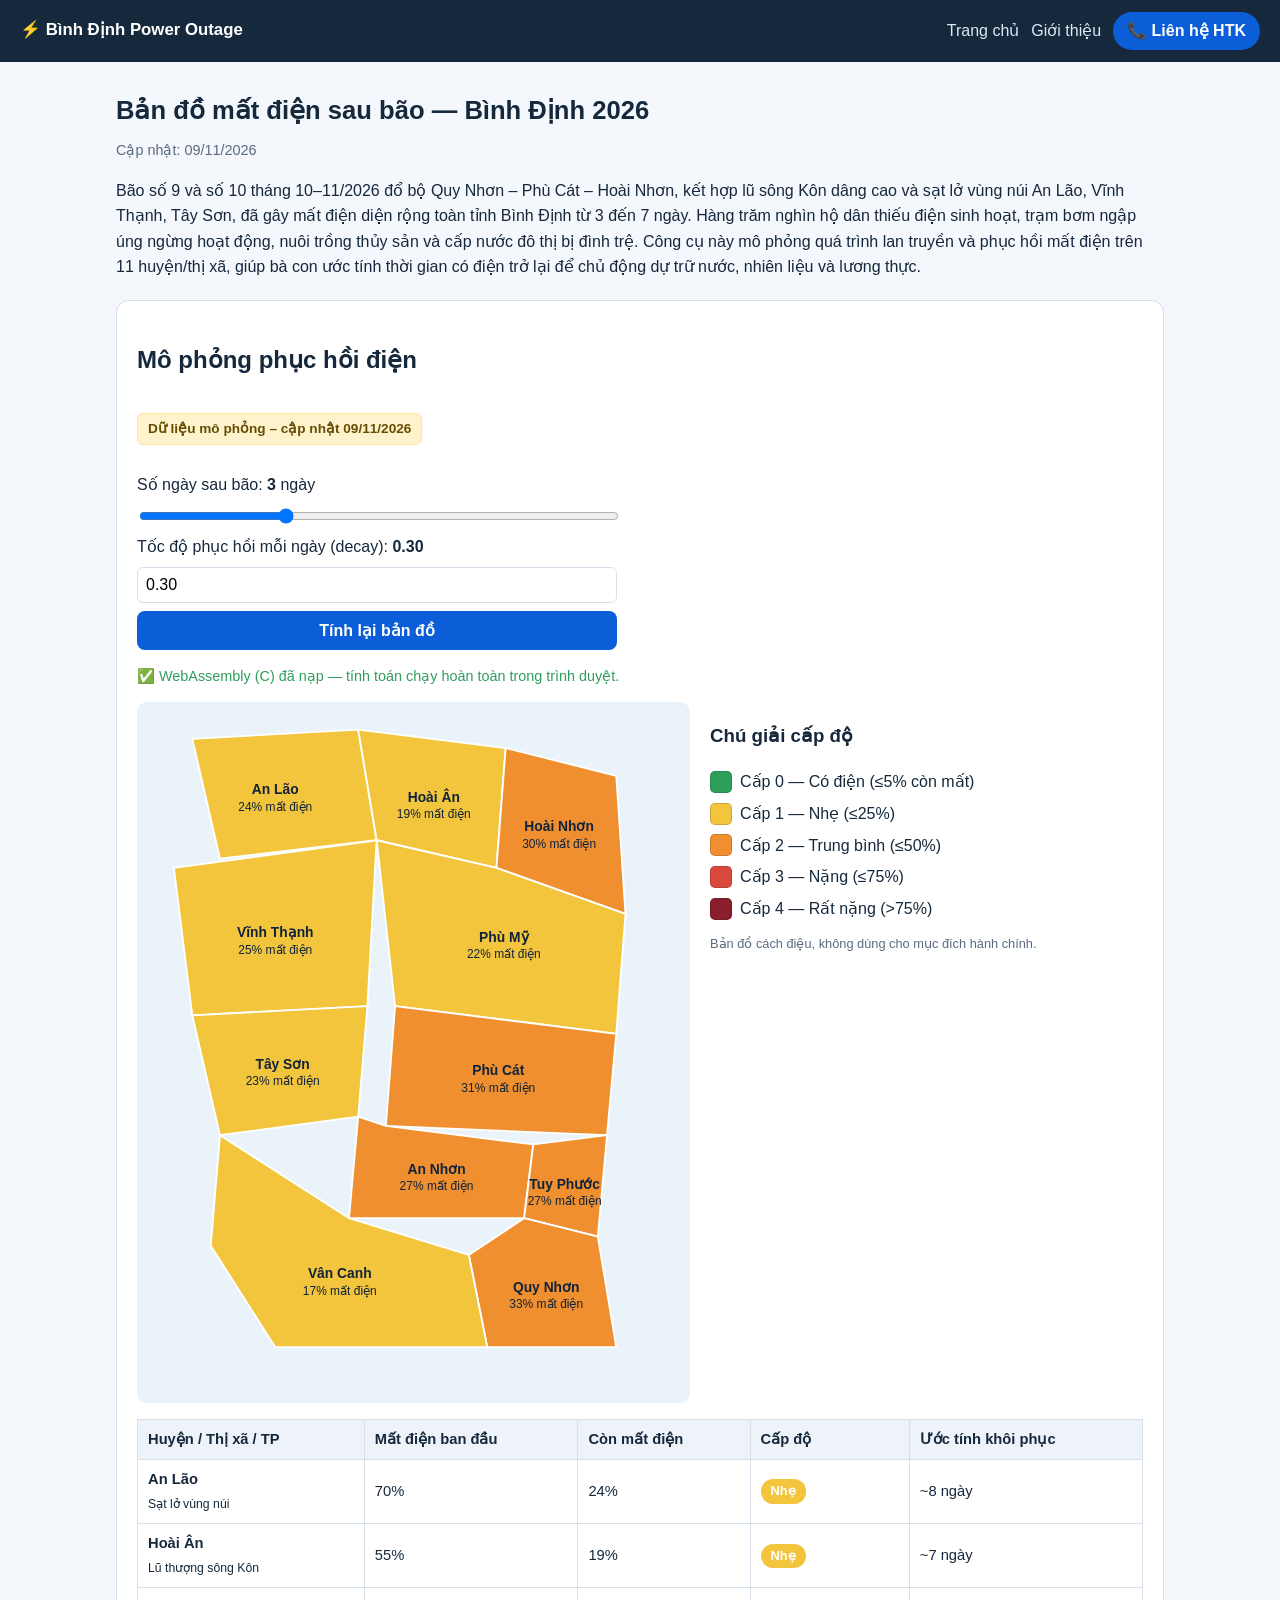
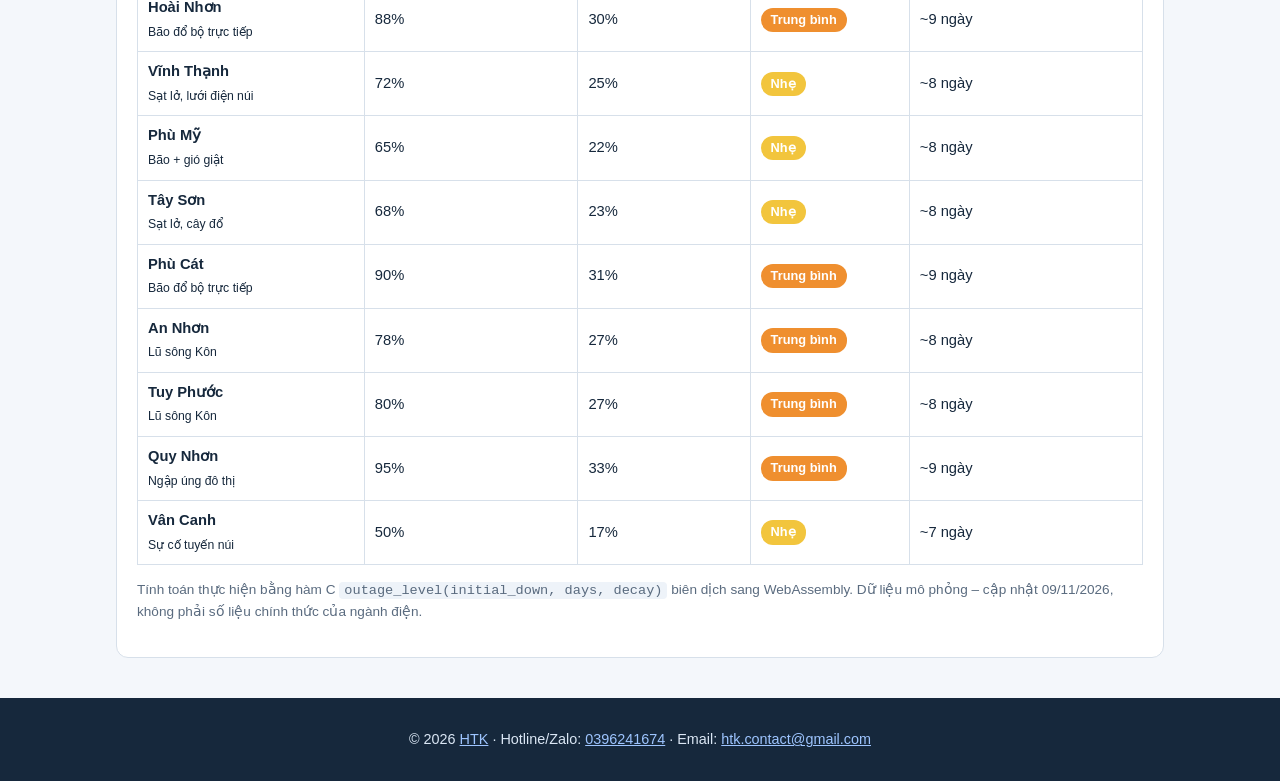
<file: public/index.html>
<!DOCTYPE html>
<html lang="vi">
<head>
  <meta charset="UTF-8">
  <meta name="viewport" content="width=device-width, initial-scale=1.0">
  <meta name="author" content="HTK">
  <meta name="last-updated" content="2026-11-09">
  <meta name="description" content="Bản đồ mất điện sau bão 2026 tại Bình Định — mô phỏng lan truyền mất điện 11 huyện/thị xã bằng C WebAssembly. HTK 0396241674.">
  <title>Bản đồ mất điện Bình Định 2026 · HTK</title>
  <link rel="stylesheet" href="style.css">
</head>
<body>
  <header class="navbar">
    <a class="brand" href="/">⚡ Bình Định Power Outage</a>
    <nav>
      <a href="/">Trang chủ</a>
      <a href="/about">Giới thiệu</a>
      <a class="btn-hotline" href="tel:0396241674">📞 Liên hệ HTK</a>
    </nav>
  </header>

  <main>
    <section class="hero">
      <h1>Bản đồ mất điện sau bão — Bình Định 2026</h1>
      <p class="updated">Cập nhật: 09/11/2026</p>
      <p>
        Bão số 9 và số 10 tháng 10–11/2026 đổ bộ Quy Nhơn – Phù Cát – Hoài Nhơn,
        kết hợp lũ sông Kôn dâng cao và sạt lở vùng núi An Lão, Vĩnh Thạnh, Tây Sơn,
        đã gây mất điện diện rộng toàn tỉnh Bình Định từ 3 đến 7 ngày.
        Hàng trăm nghìn hộ dân thiếu điện sinh hoạt, trạm bơm ngập úng ngừng hoạt động,
        nuôi trồng thủy sản và cấp nước đô thị bị đình trệ.
        Công cụ này mô phỏng quá trình lan truyền và phục hồi mất điện trên 11 huyện/thị xã,
        giúp bà con ước tính thời gian có điện trở lại để chủ động dự trữ nước, nhiên liệu và lương thực.
      </p>
    </section>

    <section class="panel">
      <h2>Mô phỏng phục hồi điện</h2>
      <p class="mock-label">Dữ liệu mô phỏng – cập nhật 09/11/2026</p>
      <div class="controls">
        <label for="days">Số ngày sau bão: <strong id="days-value">3</strong> ngày</label>
        <input type="range" id="days" min="0" max="10" step="1" value="3">
        <label for="decay">Tốc độ phục hồi mỗi ngày (decay): <strong id="decay-value">0.30</strong></label>
        <input type="number" id="decay" min="0" max="0.9" step="0.05" value="0.30">
        <button id="btn-run" type="button">Tính lại bản đồ</button>
      </div>
      <p id="wasm-status" class="status">Đang nạp module WebAssembly (C)…</p>

      <div class="map-wrap">
        <svg id="map" viewBox="0 0 600 760" role="img" aria-label="Bản đồ mất điện 11 huyện thị xã Bình Định"></svg>
        <aside class="legend">
          <h3>Chú giải cấp độ</h3>
          <ul id="legend-list"></ul>
          <p class="hint">Bản đồ cách điệu, không dùng cho mục đích hành chính.</p>
        </aside>
      </div>

      <div class="table-wrap">
        <table id="result-table">
          <thead>
            <tr><th>Huyện / Thị xã / TP</th><th>Mất điện ban đầu</th><th>Còn mất điện</th><th>Cấp độ</th><th>Ước tính khôi phục</th></tr>
          </thead>
          <tbody></tbody>
        </table>
      </div>
      <p class="note">Tính toán thực hiện bằng hàm C <code>outage_level(initial_down, days, decay)</code> biên dịch sang WebAssembly. Dữ liệu mô phỏng – cập nhật 09/11/2026, không phải số liệu chính thức của ngành điện.</p>
    </section>
  </main>

  <footer>
    <p>© 2026 <a href="https://zalo.me/0396241674" target="_blank" rel="noopener">HTK</a> · Hotline/Zalo: <a href="tel:0396241674">0396241674</a> · Email: <a href="mailto:htk.contact@gmail.com">htk.contact@gmail.com</a></p>
  </footer>
  <script src="app.js"></script>
</body>
</html>
</file>
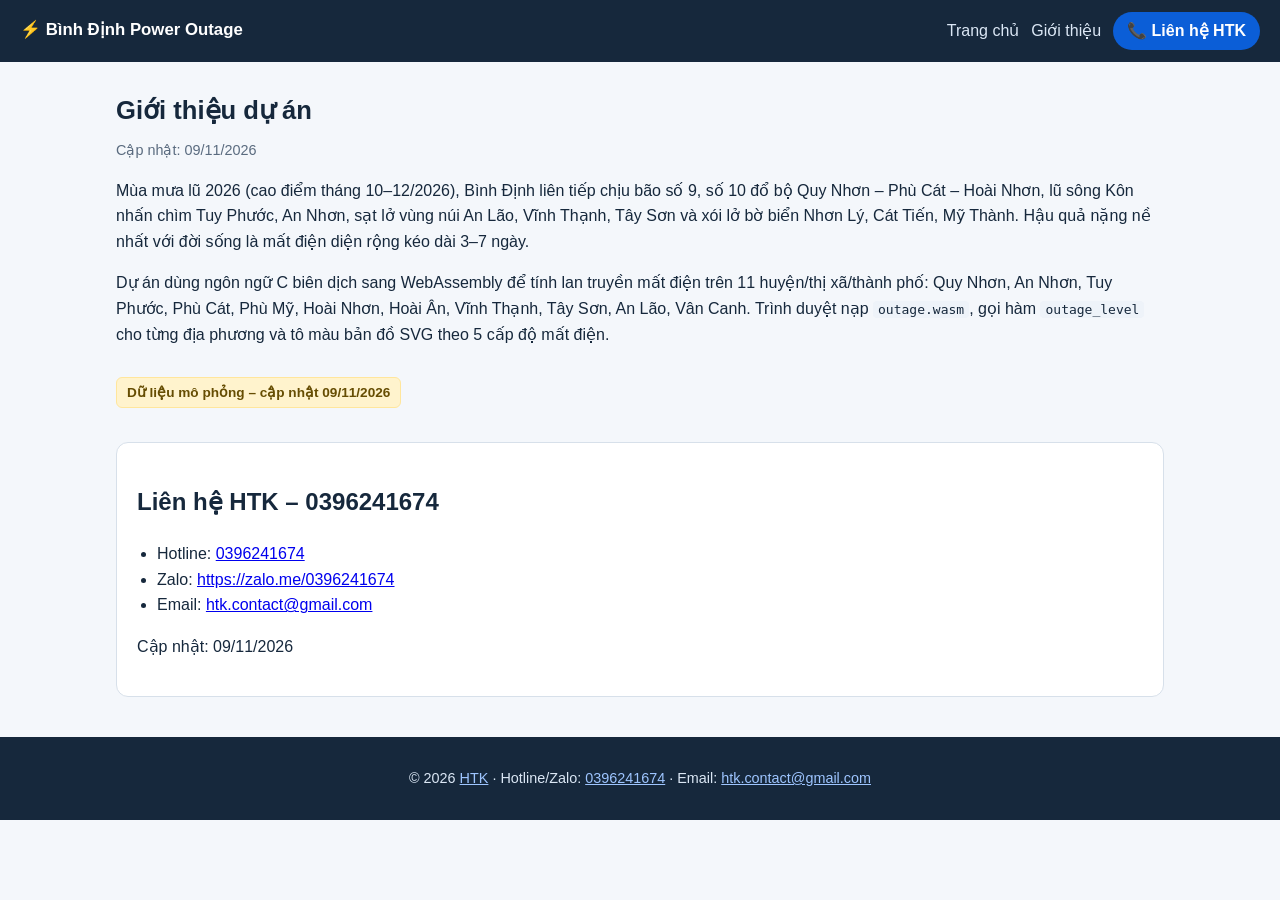
<file: public/about.html>
<!DOCTYPE html>
<html lang="vi">
<head>
  <meta charset="UTF-8">
  <meta name="viewport" content="width=device-width, initial-scale=1.0">
  <meta name="author" content="HTK">
  <meta name="last-updated" content="2026-11-09">
  <meta name="description" content="Giới thiệu dự án bản đồ mất điện Bình Định mùa mưa lũ 2026 — HTK 0396241674.">
  <title>Giới thiệu · Bản đồ mất điện Bình Định 2026 · HTK</title>
  <link rel="stylesheet" href="style.css">
</head>
<body>
  <header class="navbar">
    <a class="brand" href="/">⚡ Bình Định Power Outage</a>
    <nav>
      <a href="/">Trang chủ</a>
      <a href="/about">Giới thiệu</a>
      <a class="btn-hotline" href="tel:0396241674">📞 Liên hệ HTK</a>
    </nav>
  </header>

  <main>
    <section class="hero">
      <h1>Giới thiệu dự án</h1>
      <p class="updated">Cập nhật: 09/11/2026</p>
      <p>
        Mùa mưa lũ 2026 (cao điểm tháng 10–12/2026), Bình Định liên tiếp chịu bão số 9, số 10
        đổ bộ Quy Nhơn – Phù Cát – Hoài Nhơn, lũ sông Kôn nhấn chìm Tuy Phước, An Nhơn,
        sạt lở vùng núi An Lão, Vĩnh Thạnh, Tây Sơn và xói lở bờ biển Nhơn Lý, Cát Tiến, Mỹ Thành.
        Hậu quả nặng nề nhất với đời sống là mất điện diện rộng kéo dài 3–7 ngày.
      </p>
      <p>
        Dự án dùng ngôn ngữ C biên dịch sang WebAssembly để tính lan truyền mất điện
        trên 11 huyện/thị xã/thành phố: Quy Nhơn, An Nhơn, Tuy Phước, Phù Cát, Phù Mỹ,
        Hoài Nhơn, Hoài Ân, Vĩnh Thạnh, Tây Sơn, An Lão, Vân Canh.
        Trình duyệt nạp <code>outage.wasm</code>, gọi hàm <code>outage_level</code> cho từng địa phương
        và tô màu bản đồ SVG theo 5 cấp độ mất điện.
      </p>
      <p class="mock-label">Dữ liệu mô phỏng – cập nhật 09/11/2026</p>
    </section>

    <section class="panel contact-block">
      <h2>Liên hệ HTK – 0396241674</h2>
      <ul>
        <li>Hotline: <a href="tel:0396241674">0396241674</a></li>
        <li>Zalo: <a href="https://zalo.me/0396241674" target="_blank" rel="noopener">https://zalo.me/0396241674</a></li>
        <li>Email: <a href="mailto:htk.contact@gmail.com">htk.contact@gmail.com</a></li>
      </ul>
      <p>Cập nhật: 09/11/2026</p>
    </section>
  </main>

  <footer>
    <p>© 2026 <a href="https://zalo.me/0396241674" target="_blank" rel="noopener">HTK</a> · Hotline/Zalo: <a href="tel:0396241674">0396241674</a> · Email: <a href="mailto:htk.contact@gmail.com">htk.contact@gmail.com</a></p>
  </footer>
</body>
</html>
</file>
<file: public/style.css>
/* binhdinh-power-outage · HTK 0396241674 · Cập nhật 09/11/2026 */
:root {
  --bg: #f4f7fb;
  --ink: #16283c;
  --accent: #0b5ed7;
  --panel: #ffffff;
  --border: #d7e0ea;
  --lv0: #2e9e5b;
  --lv1: #f2c53d;
  --lv2: #ef8f2f;
  --lv3: #d94a3d;
  --lv4: #8b1e2d;
}
* { box-sizing: border-box; }
body {
  margin: 0;
  font-family: "Segoe UI", Roboto, Arial, sans-serif;
  background: var(--bg);
  color: var(--ink);
  line-height: 1.6;
}
.navbar {
  display: flex; flex-wrap: wrap; gap: 8px;
  align-items: center; justify-content: space-between;
  background: var(--ink); color: #fff;
  padding: 12px 20px;
}
.navbar .brand { color: #fff; font-weight: 700; text-decoration: none; font-size: 1.05rem; }
.navbar nav { display: flex; flex-wrap: wrap; gap: 12px; align-items: center; }
.navbar nav a { color: #dbe7f5; text-decoration: none; }
.navbar nav a:hover { color: #fff; text-decoration: underline; }
.btn-hotline {
  background: var(--accent); color: #fff !important;
  padding: 6px 14px; border-radius: 20px; font-weight: 600;
  text-decoration: none !important; display: inline-block;
}
main { max-width: 1080px; margin: 0 auto; padding: 20px 16px 40px; }
.hero h1 { font-size: 1.6rem; margin: 8px 0; }
.updated { color: #5a6b7f; font-size: 0.9rem; margin-top: 0; }
.center { text-align: center; }
.panel {
  background: var(--panel); border: 1px solid var(--border);
  border-radius: 12px; padding: 20px; margin-top: 20px;
}
.mock-label {
  display: inline-block; background: #fff3cd; color: #664d03;
  border: 1px solid #ffe69c; border-radius: 6px;
  padding: 4px 10px; font-size: 0.85rem; font-weight: 600;
}
.controls {
  display: grid; gap: 8px; max-width: 480px; margin: 14px 0;
}
.controls input[type="range"] { width: 100%; }
.controls input[type="number"] {
  padding: 8px; border: 1px solid var(--border); border-radius: 6px; font-size: 1rem;
}
.controls button {
  background: var(--accent); color: #fff; border: 0;
  padding: 10px 16px; border-radius: 8px; font-size: 1rem;
  cursor: pointer; font-weight: 600;
}
.controls button:hover { background: #0a4fb5; }
.status { font-size: 0.9rem; color: #5a6b7f; }
.status.ok { color: var(--lv0); }
.status.err { color: var(--lv3); }
.map-wrap { display: flex; flex-wrap: wrap; gap: 20px; align-items: flex-start; }
#map { flex: 1 1 340px; max-width: 560px; width: 100%; height: auto; background: #eaf2fa; border-radius: 10px; }
#map polygon { stroke: #ffffff; stroke-width: 2; cursor: pointer; transition: opacity .15s; }
#map polygon:hover { opacity: 0.8; }
#map text { font-size: 15px; fill: #10233a; font-weight: 600; pointer-events: none; }
#map text.pct { font-size: 13px; font-weight: 400; }
.legend { flex: 1 1 220px; min-width: 200px; }
.legend ul { list-style: none; padding: 0; margin: 8px 0; }
.legend li { display: flex; align-items: center; gap: 8px; margin: 6px 0; }
.legend .swatch { width: 22px; height: 22px; border-radius: 5px; display: inline-block; border: 1px solid rgba(0,0,0,.15); }
.hint { font-size: 0.8rem; color: #5a6b7f; }
.table-wrap { overflow-x: auto; margin-top: 16px; }
table { border-collapse: collapse; width: 100%; min-width: 560px; }
th, td { border: 1px solid var(--border); padding: 8px 10px; text-align: left; font-size: 0.92rem; }
th { background: #eef3f9; }
.badge { display: inline-block; padding: 2px 10px; border-radius: 12px; color: #fff; font-size: 0.8rem; font-weight: 600; }
.note { font-size: 0.85rem; color: #5a6b7f; }
.contact-block ul { padding-left: 20px; }
footer {
  background: var(--ink); color: #dbe7f5; text-align: center;
  padding: 16px 12px; font-size: 0.9rem;
}
footer a { color: #9ec5ff; }
code { background: #eef3f9; padding: 1px 5px; border-radius: 4px; }

@media (max-width: 480px) {
  .navbar { flex-direction: column; align-items: flex-start; }
  .hero h1 { font-size: 1.3rem; }
  .panel { padding: 14px; }
  #map text { font-size: 17px; }
}
</file>
